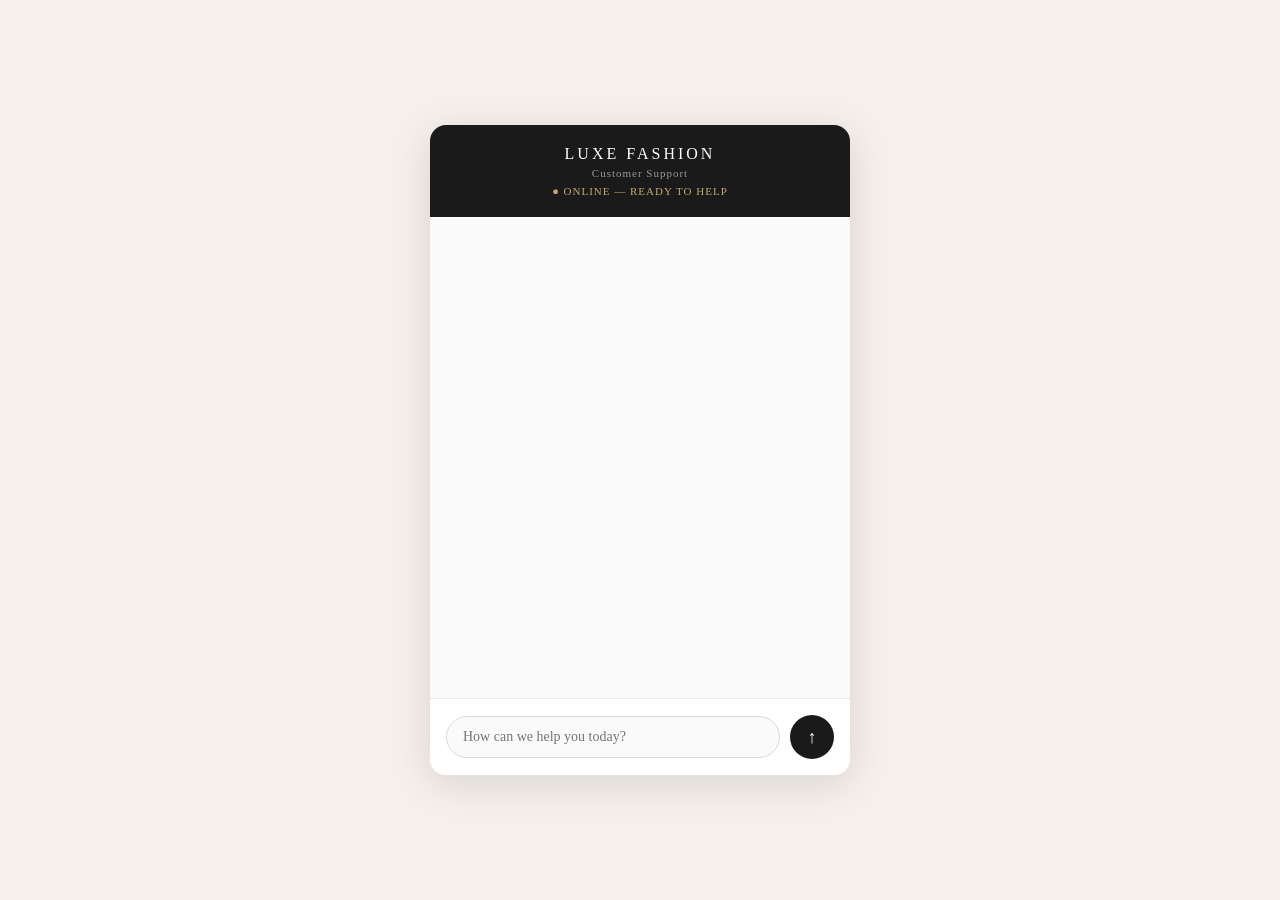
<file: Frontend/index.html>
<!DOCTYPE html>
<html lang="en">
<head>
    <meta charset="UTF-8">
    <meta name="viewport" content="width=device-width, initial-scale=1.0">
    <title>LUXE Fashion — Customer Support</title>
    <link rel="stylesheet" href="styles.css">
</head>
<body>
    <div id="chat-container">
        <div id="chat-header">
            <h1>LUXE Fashion</h1>
            <p>Customer Support</p>
            <div id="agent-indicator">● Online — Ready to help</div>
        </div>

        <div id="chat-window">
            <div id="messages"></div>
        </div>

        <div id="input-area">
            <input type="text" id="user-input" placeholder="How can we help you today?" />
            <button id="send-button">&#8593;</button>
        </div>
    </div>

    <script src="chat.js"></script>
</body>
</html>
</file>
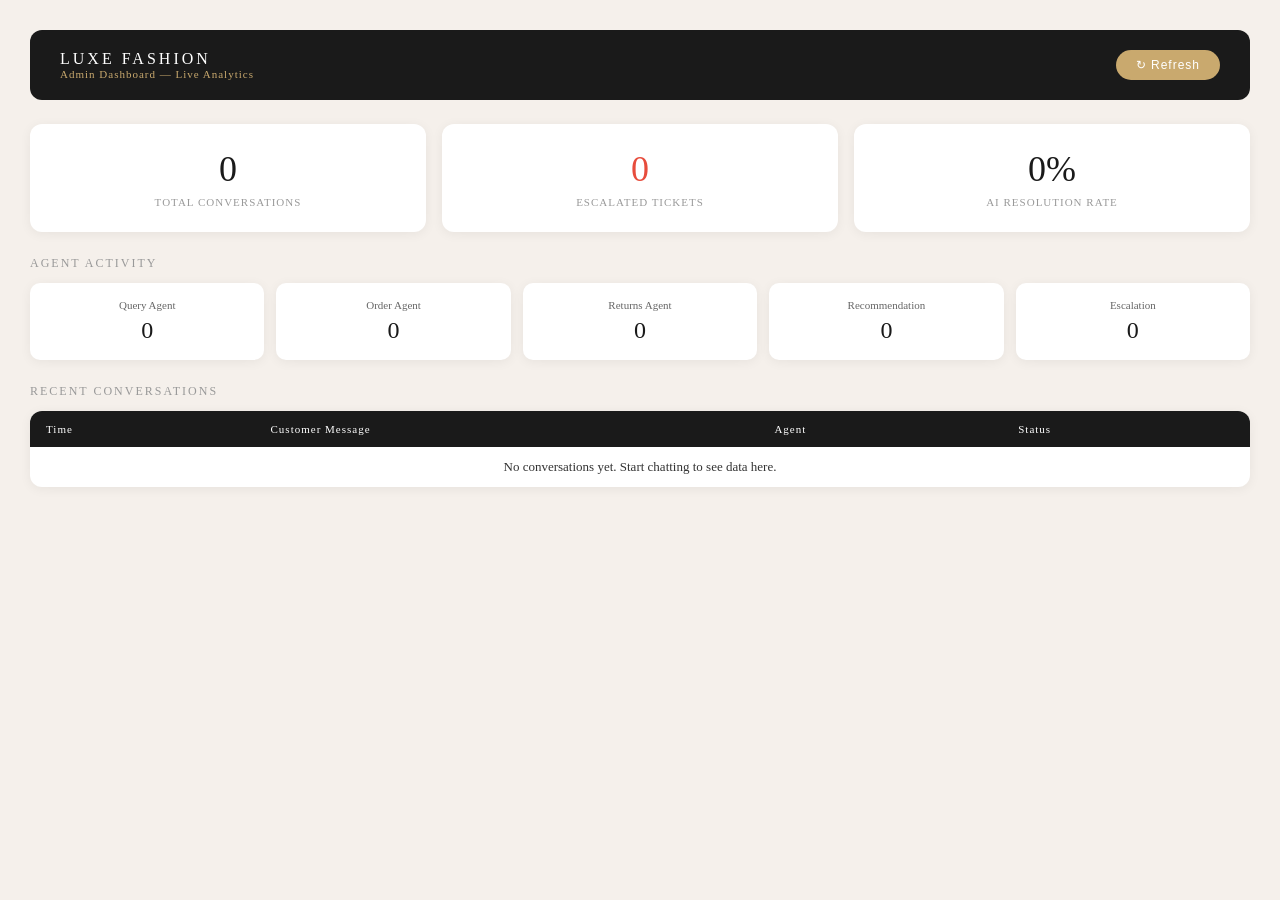
<file: Frontend/dashboard.html>
<!DOCTYPE html>
<html lang="en">
<head>
    <meta charset="UTF-8">
    <meta name="viewport" content="width=device-width, initial-scale=1.0">
    <title>LUXE Fashion — Admin Dashboard</title>
    <link rel="stylesheet" href="styles.css">
    <style>
        body { font-family: 'Georgia', serif; background: #f5f0eb; padding: 30px; display: block; justify-content: unset; align-items: unset; min-height: unset; }
        .dashboard-header { background: #1a1a1a; color: white; padding: 20px 30px; border-radius: 12px; margin-bottom: 24px; display: flex; justify-content: space-between; align-items: center; }
        .dashboard-header h1 { font-size: 16px; letter-spacing: 3px; text-transform: uppercase; font-weight: 400; }
        .dashboard-header p { font-size: 11px; color: #c9a96e; letter-spacing: 1px; }
        .stats-grid { display: grid; grid-template-columns: repeat(3, 1fr); gap: 16px; margin-bottom: 24px; }
        .stat-card { background: white; border-radius: 12px; padding: 24px; text-align: center; box-shadow: 0 2px 12px rgba(0,0,0,0.06); }
        .stat-number { font-size: 36px; font-weight: 300; color: #1a1a1a; margin-bottom: 6px; }
        .stat-label { font-size: 11px; color: #999; letter-spacing: 1px; text-transform: uppercase; }
        .stat-card.escalated .stat-number { color: #e74c3c; }
        .section-title { font-size: 12px; letter-spacing: 2px; text-transform: uppercase; color: #999; margin-bottom: 12px; }
        .agent-grid { display: grid; grid-template-columns: repeat(5, 1fr); gap: 12px; margin-bottom: 24px; }
        .agent-card { background: white; border-radius: 10px; padding: 16px; text-align: center; box-shadow: 0 2px 12px rgba(0,0,0,0.06); }
        .agent-name { font-size: 11px; color: #666; margin-bottom: 6px; }
        .agent-count { font-size: 24px; font-weight: 300; color: #1a1a1a; }
        .log-table { width: 100%; background: white; border-radius: 12px; overflow: hidden; box-shadow: 0 2px 12px rgba(0,0,0,0.06); }
        .log-table table { width: 100%; border-collapse: collapse; }
        .log-table th { background: #1a1a1a; color: white; padding: 12px 16px; font-size: 11px; letter-spacing: 1px; text-align: left; font-weight: 400; }
        .log-table td { padding: 12px 16px; font-size: 13px; border-bottom: 1px solid #f0e8e0; color: #333; }
        .log-table tr:last-child td { border-bottom: none; }
        .badge { display: inline-block; padding: 3px 10px; border-radius: 12px; font-size: 10px; letter-spacing: 0.5px; }
        .badge.escalated { background: #fde8e8; color: #e74c3c; }
        .badge.normal { background: #e8f5e9; color: #2e7d32; }
        .refresh-btn { background: #c9a96e; color: white; border: none; padding: 8px 20px; border-radius: 20px; cursor: pointer; font-size: 12px; letter-spacing: 1px; }
        .empty-state { text-align: center; padding: 40px; color: #999; font-size: 14px; }
    </style>
</head>
<body>

    <div class="dashboard-header">
        <div>
            <h1>LUXE Fashion</h1>
            <p>Admin Dashboard — Live Analytics</p>
        </div>
        <button class="refresh-btn" onclick="loadDashboard()">↻ Refresh</button>
    </div>

    <div class="stats-grid">
        <div class="stat-card">
            <div class="stat-number" id="total-conversations">0</div>
            <div class="stat-label">Total Conversations</div>
        </div>
        <div class="stat-card escalated">
            <div class="stat-number" id="escalated-count">0</div>
            <div class="stat-label">Escalated Tickets</div>
        </div>
        <div class="stat-card">
            <div class="stat-number" id="resolution-rate">0%</div>
            <div class="stat-label">AI Resolution Rate</div>
        </div>
    </div>

    <p class="section-title">Agent Activity</p>
    <div class="agent-grid">
        <div class="agent-card"><div class="agent-name">Query Agent</div><div class="agent-count" id="count-query_agent">0</div></div>
        <div class="agent-card"><div class="agent-name">Order Agent</div><div class="agent-count" id="count-order_agent">0</div></div>
        <div class="agent-card"><div class="agent-name">Returns Agent</div><div class="agent-count" id="count-returns_agent">0</div></div>
        <div class="agent-card"><div class="agent-name">Recommendation</div><div class="agent-count" id="count-recommendation_agent">0</div></div>
        <div class="agent-card"><div class="agent-name">Escalation</div><div class="agent-count" id="count-escalation_agent">0</div></div>
    </div>

    <p class="section-title">Recent Conversations</p>
    <div class="log-table">
        <table>
            <thead>
                <tr>
                    <th>Time</th>
                    <th>Customer Message</th>
                    <th>Agent</th>
                    <th>Status</th>
                </tr>
            </thead>
            <tbody id="conversation-log">
                <tr><td colspan="4" class="empty-state">No conversations yet. Start chatting to see data here.</td></tr>
            </tbody>
        </table>
    </div>

    <script>
        async function loadDashboard() {
            try {
                const response = await fetch('http://127.0.0.1:8000/api/dashboard');
                const data = await response.json();

                document.getElementById('total-conversations').textContent = data.total_conversations;
                document.getElementById('escalated-count').textContent = data.escalated_count;

                const resolutionRate = data.total_conversations === 0 ? 0 :
                    Math.round(((data.total_conversations - data.escalated_count) / data.total_conversations) * 100);
                document.getElementById('resolution-rate').textContent = resolutionRate + '%';

                const agents = ['query_agent', 'order_agent', 'returns_agent', 'recommendation_agent', 'escalation_agent'];
                agents.forEach(agent => {
                    const el = document.getElementById('count-' + agent);
                    if (el) el.textContent = data.agent_counts[agent] || 0;
                });

                const tbody = document.getElementById('conversation-log');
                if (data.recent_conversations.length === 0) {
                    tbody.innerHTML = '<tr><td colspan="4" class="empty-state">No conversations yet.</td></tr>';
                } else {
                    tbody.innerHTML = data.recent_conversations.reverse().map(c => `
                        <tr>
                            <td>${c.timestamp}</td>
                            <td>${c.customer_message.substring(0, 60)}${c.customer_message.length > 60 ? '...' : ''}</td>
                            <td>${c.agent_used}</td>
                            <td><span class="badge ${c.escalated ? 'escalated' : 'normal'}">${c.escalated ? 'Escalated' : 'Resolved'}</span></td>
                        </tr>
                    `).join('');
                }

            } catch (error) {
                console.error('Dashboard error:', error);
            }
        }

        loadDashboard();
        setInterval(loadDashboard, 10000);
    </script>

</body>
</html>
</file>
<file: Frontend/styles.css>
* {
    margin: 0;
    padding: 0;
    box-sizing: border-box;
}

body {
    font-family: 'Georgia', serif;
    background-color: #f5f0eb;
    display: flex;
    justify-content: center;
    align-items: center;
    min-height: 100vh;
}

#chat-container {
    width: 420px;
    height: 650px;
    background: #ffffff;
    border-radius: 16px;
    box-shadow: 0 8px 40px rgba(0,0,0,0.12);
    display: flex;
    flex-direction: column;
    overflow: hidden;
}

#chat-header {
    background-color: #1a1a1a;
    color: #ffffff;
    padding: 20px 24px;
    text-align: center;
}

#chat-header h1 {
    font-size: 16px;
    font-weight: 400;
    letter-spacing: 3px;
    text-transform: uppercase;
}

#chat-header p {
    font-size: 11px;
    color: #999;
    margin-top: 4px;
    letter-spacing: 1px;
}

#agent-indicator {
    font-size: 11px;
    color: #c9a96e;
    margin-top: 6px;
    letter-spacing: 1px;
    text-transform: uppercase;
}

#chat-window {
    flex: 1;
    overflow-y: auto;
    padding: 20px;
    background: #fafafa;
}

#chat-window::-webkit-scrollbar {
    width: 4px;
}

#chat-window::-webkit-scrollbar-thumb {
    background: #ddd;
    border-radius: 4px;
}

.message {
    margin-bottom: 16px;
    display: flex;
    flex-direction: column;
}

.message.user {
    align-items: flex-end;
}

.message.agent {
    align-items: flex-start;
}

.message-bubble {
    max-width: 80%;
    padding: 12px 16px;
    border-radius: 18px;
    font-size: 14px;
    line-height: 1.5;
}

.message.user .message-bubble {
    background-color: #1a1a1a;
    color: #ffffff;
    border-bottom-right-radius: 4px;
}

.message.agent .message-bubble {
    background-color: #ffffff;
    color: #1a1a1a;
    border: 1px solid #e8e0d5;
    border-bottom-left-radius: 4px;
}

.message-sender {
    font-size: 11px;
    color: #999;
    margin-bottom: 4px;
    letter-spacing: 0.5px;
}

#input-area {
    display: flex;
    padding: 16px;
    background: #ffffff;
    border-top: 1px solid #f0e8e0;
    gap: 10px;
    align-items: center;
}

#user-input {
    flex: 1;
    padding: 12px 16px;
    border: 1px solid #e0d8d0;
    border-radius: 24px;
    font-size: 14px;
    font-family: 'Georgia', serif;
    outline: none;
    background: #fafafa;
}

#user-input:focus {
    border-color: #c9a96e;
}

#send-button {
    width: 44px;
    height: 44px;
    background-color: #1a1a1a;
    color: white;
    border: none;
    border-radius: 50%;
    cursor: pointer;
    font-size: 18px;
    display: flex;
    align-items: center;
    justify-content: center;
    transition: background 0.2s;
}

#send-button:hover {
    background-color: #c9a96e;
}

.voice-btn {
    margin-top: 6px;
    background: none;
    border: 1px solid #e0d8d0;
    border-radius: 12px;
    padding: 4px 10px;
    font-size: 11px;
    color: #999;
    cursor: pointer;
    transition: all 0.2s;
}

.voice-btn:hover {
    border-color: #c9a96e;
    color: #c9a96e;
}
</file>
